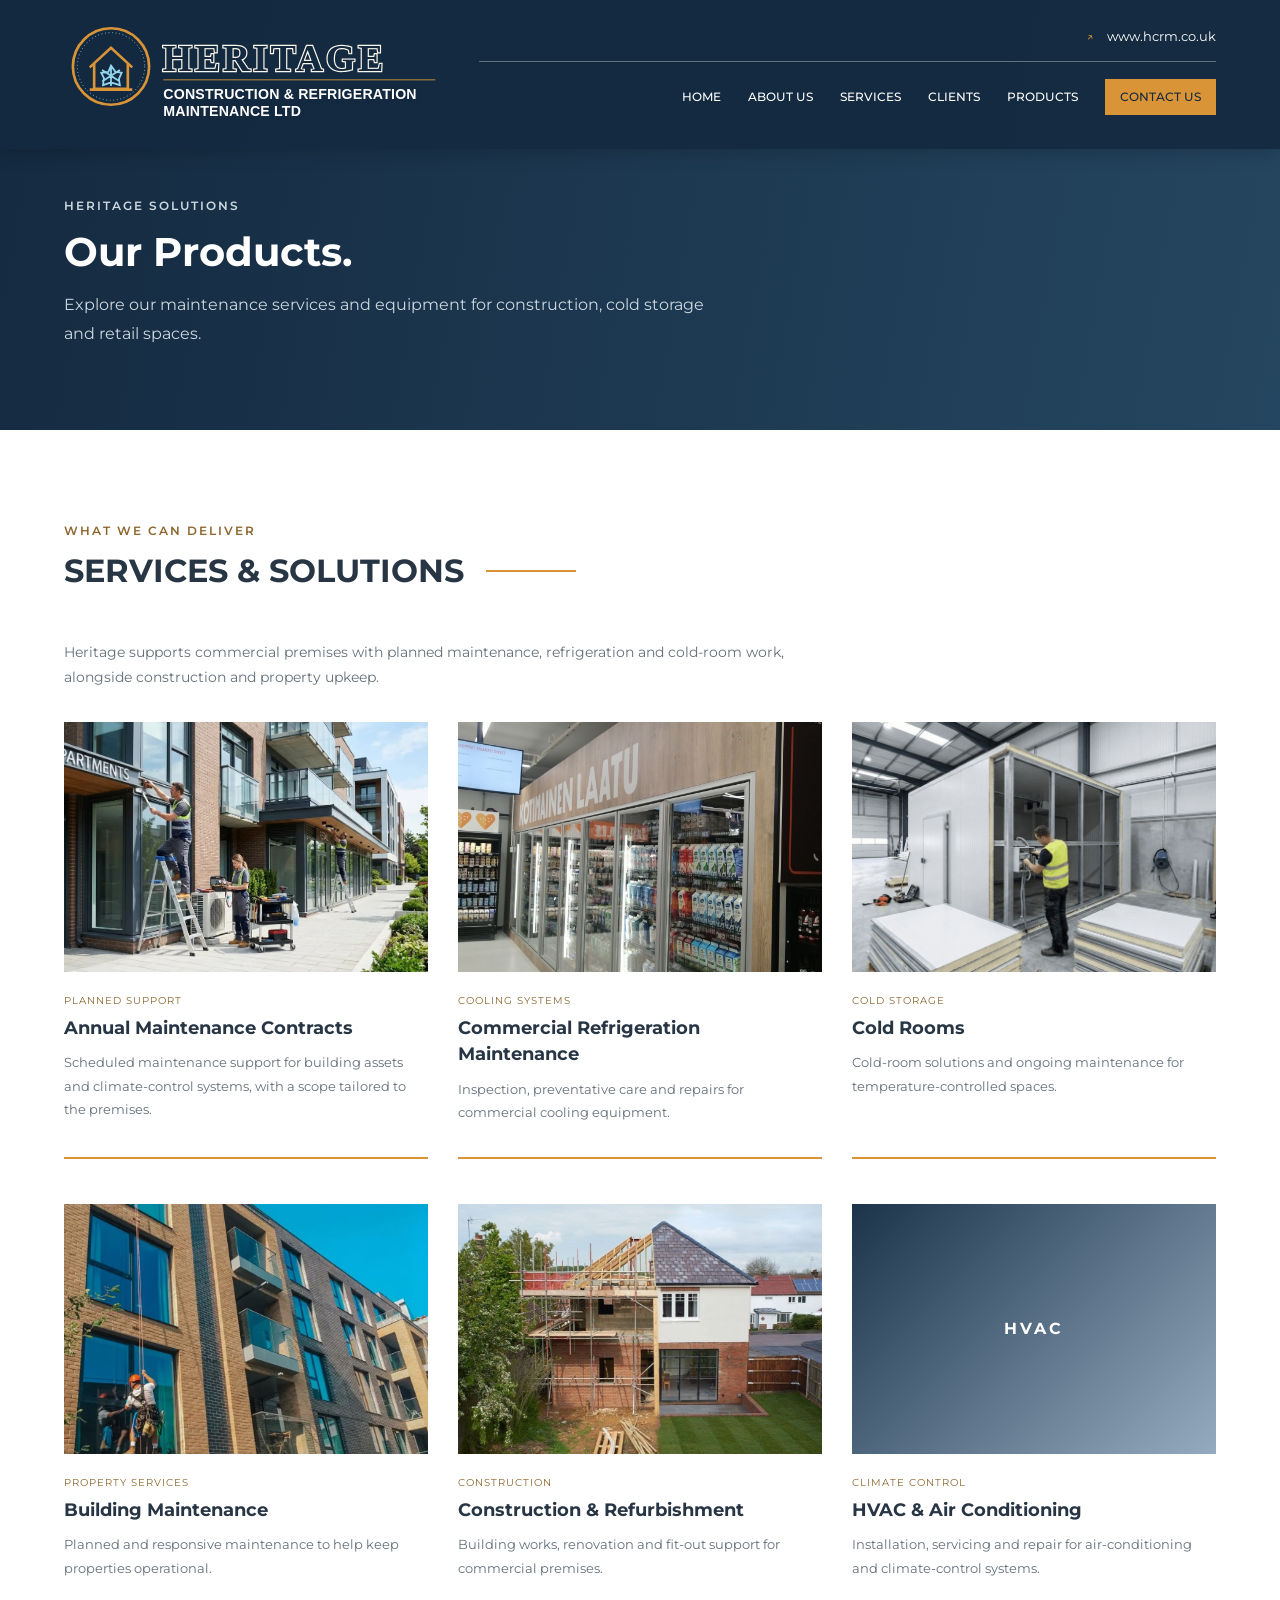
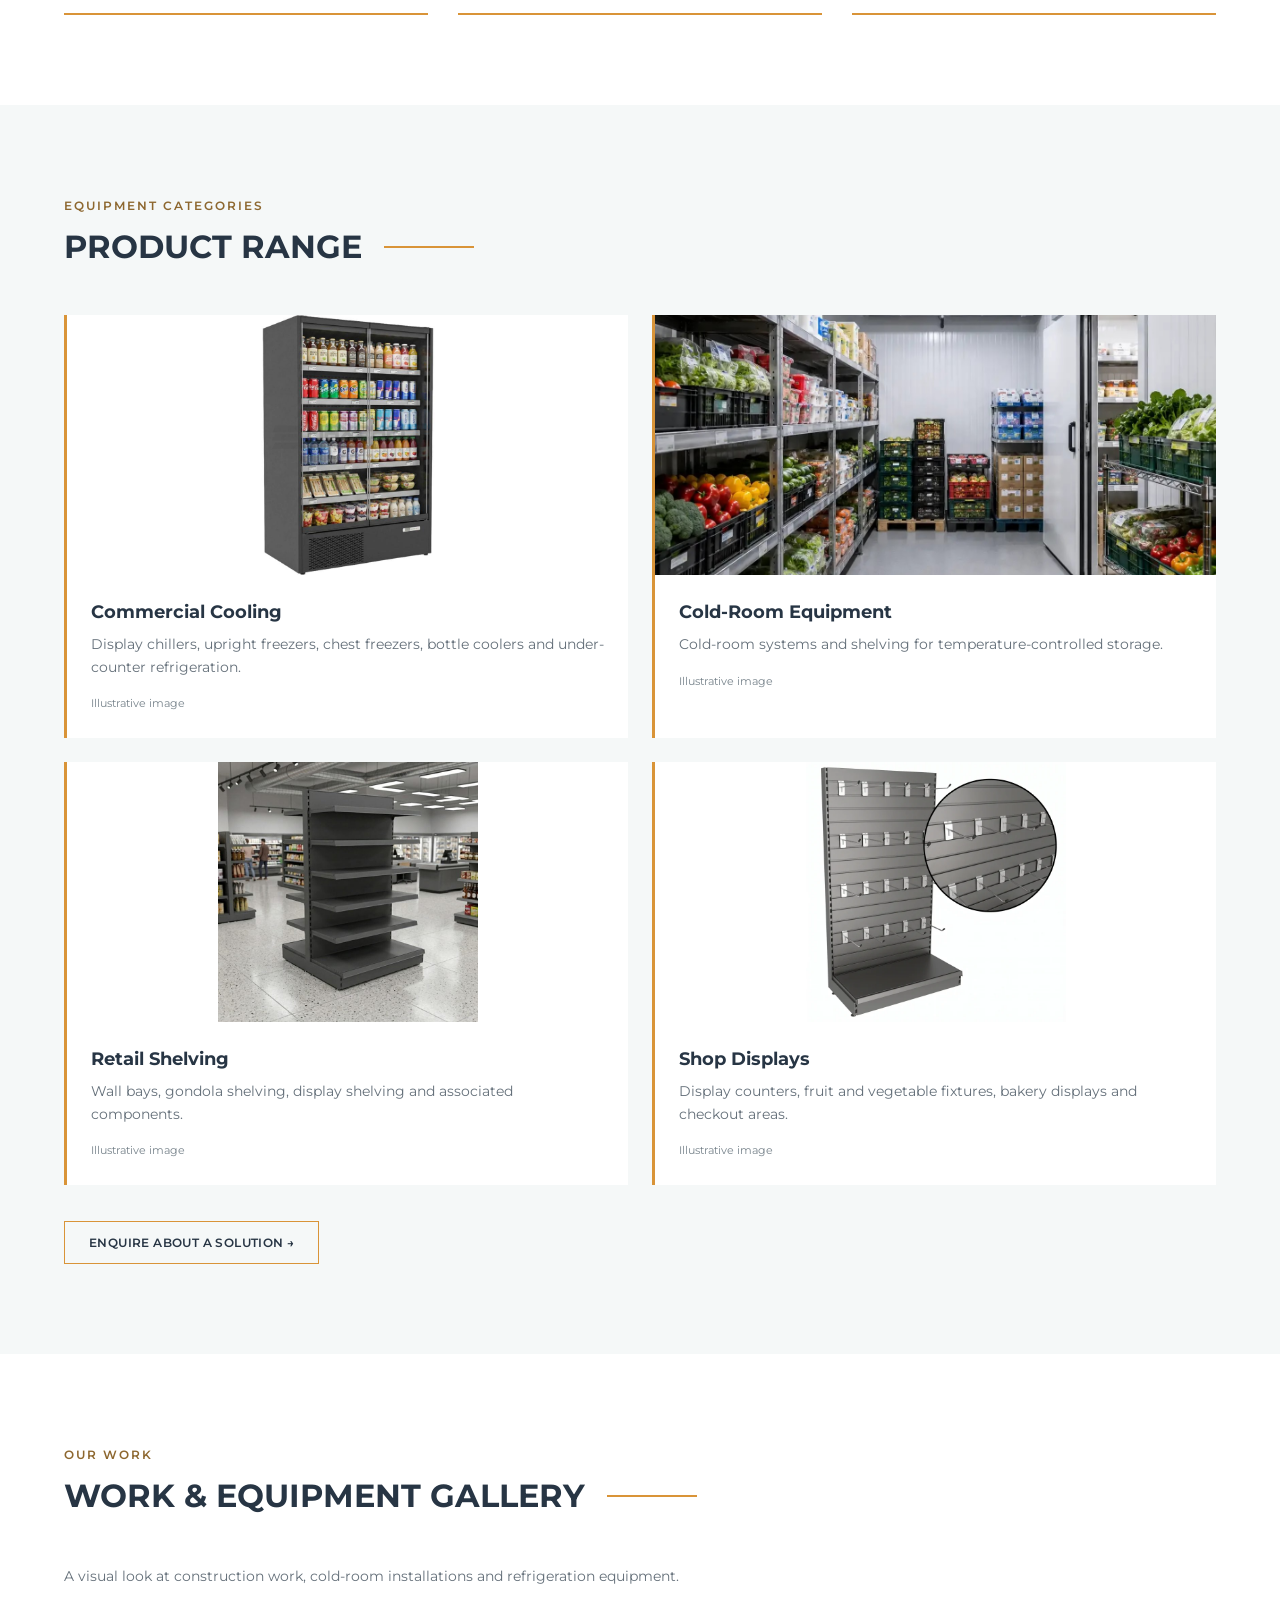
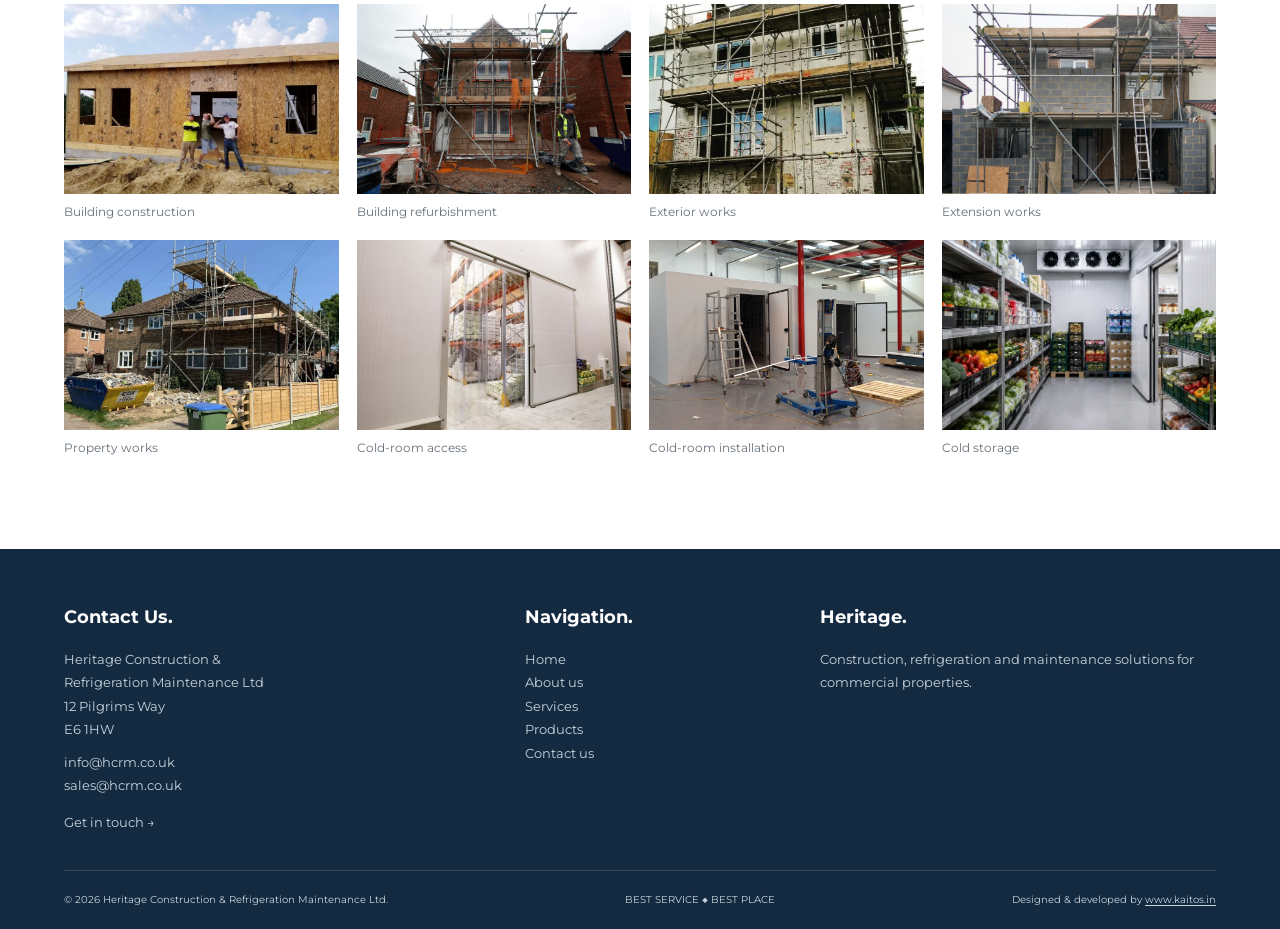
<file: projects.html>
<!doctype html>
<html lang="en-GB">
  <head>
    <meta charset="utf-8" />
    <meta name="viewport" content="width=device-width,initial-scale=1" />
    <meta
      name="description"
      content="Heritage Construction & Refrigeration Maintenance Ltd — construction, property maintenance and commercial refrigeration services."
    />
    <title>Heritage | Products</title>
    <link rel="icon" type="image/svg+xml" href="assets/logo.svg?v=3" />
    <link rel="stylesheet" href="style.css" />
    <script src="app.js" defer></script>
  </head>
  <body>
    <a class="skip" href="#main">Skip to content</a>
    <header class="header">
      <div class="wrap header-inner">
        <a class="brand" href="index.html" aria-label="Heritage home"
          ><img
            src="assets/logo.svg?v=3"
            alt="Heritage Construction & Refrigeration Maintenance Ltd"
        /></a>
        <div class="header-right">
          <span class="web"><span>↗</span> www.hcrm.co.uk</span
          ><button
            class="menu"
            aria-expanded="false"
            aria-controls="navigation"
          >
            Menu ☰
          </button>
          <nav class="nav" id="navigation" aria-label="Main navigation">
            <a href="index.html">HOME</a><a href="index.html#about">ABOUT US</a
            ><a href="index.html#services">SERVICES</a
            ><a href="index.html#clients">CLIENTS</a
            ><a href="projects.html">PRODUCTS</a
            ><a class="contact-link" href="contact.html">CONTACT US</a>
          </nav>
        </div>
      </div>
    </header>
    <main id="main">
      <section class="page-head">
        <div class="wrap">
          <p class="eyebrow">Heritage solutions</p>
          <h1>Our Products.</h1>
          <p>Explore our maintenance services and equipment for construction, cold storage and retail spaces.</p>
        </div>
      </section>
      <section class="section project-offerings"><div class="wrap"><p class="eyebrow">What we can deliver</p><div class="heading"><h2>SERVICES & SOLUTIONS</h2></div><p class="body-copy">Heritage supports commercial premises with planned maintenance, refrigeration and cold-room work, alongside construction and property upkeep.</p><div class="grid offering-grid">
        <article class="project"><img src="assets/heritage-building-maintenance.jpeg" alt="Building maintenance team working on a property exterior" loading="lazy"><small>Planned support</small><h3>Annual Maintenance Contracts</h3><p>Scheduled maintenance support for building assets and climate-control systems, with a scope tailored to the premises.</p></article>
        <article class="project"><img src="assets/Images/Services/WhatsApp Image 2026-11-05 at 9.57.33 PM.jpeg" alt="Refrigerated display cabinets in a retail store" loading="lazy"><small>Cooling systems</small><h3>Commercial Refrigeration Maintenance</h3><p>Inspection, preventative care and repairs for commercial cooling equipment.</p></article>
        <article class="project"><img src="assets/Images/Services/WhatsApp Image 2026-11-05 at 9.57.06 PM.jpeg" alt="Cold-room installation in progress" loading="lazy"><small>Cold storage</small><h3>Cold Rooms</h3><p>Cold-room solutions and ongoing maintenance for temperature-controlled spaces.</p></article>
        <article class="project"><img src="assets/heritage-about-building.jpeg" alt="Worker maintaining a building exterior" loading="lazy"><small>Property services</small><h3>Building Maintenance</h3><p>Planned and responsive maintenance to help keep properties operational.</p></article>
        <article class="project"><img src="assets/Images/Services/WhatsApp Image 2026-11-05 at 9.53.35 PM.jpeg" alt="Building construction with scaffolding" loading="lazy"><small>Construction</small><h3>Construction & Refurbishment</h3><p>Building works, renovation and fit-out support for commercial premises.</p></article>
        <article class="project"><div class="offering-art climate-art" aria-hidden="true">HVAC</div><small>Climate control</small><h3>HVAC & Air Conditioning</h3><p>Installation, servicing and repair for air-conditioning and climate-control systems.</p></article>
      </div></div></section>
      <section class="section product-range"><div class="wrap"><p class="eyebrow">Equipment categories</p><div class="heading"><h2>PRODUCT RANGE</h2></div><div class="product-list">
        <article class="product-card"><img src="assets/product-examples/display-chiller.jpg" alt="Commercial display chiller" loading="lazy"><div class="product-card-copy"><h3>Commercial Cooling</h3><p>Display chillers, upright freezers, chest freezers, bottle coolers and under-counter refrigeration.</p><small>Illustrative image</small></div></article>
        <article class="product-card"><img src="assets/Images/Services/WhatsApp Image 2026-11-05 at 9.57.45 PM.jpeg" alt="Shelving and cooling equipment inside a cold room" loading="lazy"><div class="product-card-copy"><h3>Cold-Room Equipment</h3><p>Cold-room systems and shelving for temperature-controlled storage.</p><small>Illustrative image</small></div></article>
        <article class="product-card"><img src="assets/product-examples/retail-shelving.jpg" alt="Gondola shelving for a retail shop" loading="lazy"><div class="product-card-copy"><h3>Retail Shelving</h3><p>Wall bays, gondola shelving, display shelving and associated components.</p><small>Illustrative image</small></div></article>
        <article class="product-card"><img src="assets/product-examples/shop-display.webp" alt="Slatwall unit for shop displays" loading="lazy"><div class="product-card-copy"><h3>Shop Displays</h3><p>Display counters, fruit and vegetable fixtures, bakery displays and checkout areas.</p><small>Illustrative image</small></div></article>
      </div>
      <a class="button" href="contact.html">ENQUIRE ABOUT A SOLUTION →</a></div></section>      <section class="section project-gallery"><div class="wrap"><p class="eyebrow">Our work</p><div class="heading"><h2>WORK & EQUIPMENT GALLERY</h2></div><p class="body-copy">A visual look at construction work, cold-room installations and refrigeration equipment.</p><div class="gallery-grid">
        <figure><img src="assets/Images/Services/WhatsApp Image 2026-11-05 at 9.54.37 PM.jpeg" alt="Building structure during construction" loading="lazy"><figcaption>Building construction</figcaption></figure>
        <figure><img src="assets/Images/Services/WhatsApp Image 2026-11-05 at 9.55.08 PM.jpeg" alt="Scaffolded building during refurbishment" loading="lazy"><figcaption>Building refurbishment</figcaption></figure>
        <figure><img src="assets/Images/Services/WhatsApp Image 2026-11-05 at 9.55.37 PM.jpeg" alt="Building exterior with scaffolding" loading="lazy"><figcaption>Exterior works</figcaption></figure>
        <figure><img src="assets/Images/Services/WhatsApp Image 2026-11-05 at 9.55.57 PM.jpeg" alt="Extension under construction" loading="lazy"><figcaption>Extension works</figcaption></figure>
        <figure><img src="assets/Images/Services/WhatsApp Image 2026-11-05 at 9.56.15 PM.jpeg" alt="Residential building surrounded by scaffolding" loading="lazy"><figcaption>Property works</figcaption></figure>
        <figure><img src="assets/Images/Services/WhatsApp Image 2026-11-05 at 9.56.50 PM.jpeg" alt="Cold-room doorway in a storage facility" loading="lazy"><figcaption>Cold-room access</figcaption></figure>
        <figure><img src="assets/Images/Services/WhatsApp Image 2026-11-05 at 9.57.18 PM.jpeg" alt="Cold-room units under installation" loading="lazy"><figcaption>Cold-room installation</figcaption></figure>
        <figure><img src="assets/Images/Services/WhatsApp Image 2026-11-05 at 9.57.45 PM.jpeg" alt="Cold storage room with food shelving" loading="lazy"><figcaption>Cold storage</figcaption></figure>
      </div></div></section>    </main>


    <footer class="footer">
      <div class="wrap">
        <div class="footer-grid">
          <div>
            <h3>Contact Us.</h3>
            <p>
              Heritage Construction &<br />Refrigeration Maintenance Ltd<br />12
              Pilgrims Way<br />E6 1HW
            </p>
            <div class="footer-mail"><a href="mailto:info@hcrm.co.uk">info@hcrm.co.uk</a><a href="mailto:sales@hcrm.co.uk">sales@hcrm.co.uk</a></div>
            <a href="contact.html">Get in touch →</a>
          </div>
          <div>
            <h3>Navigation.</h3>
            <a href="index.html">Home</a><a href="index.html#about">About us</a
            ><a href="index.html#services">Services</a
            ><a href="projects.html">Products</a
            ><a href="contact.html">Contact us</a>
          </div>
          <div>
            <h3>Heritage.</h3>
            <p>
              Construction, refrigeration and maintenance solutions for commercial properties.
            </p>
          </div>
        </div>
        <div class="copyright">
          <span
            >© 2026 Heritage Construction & Refrigeration Maintenance Ltd.</span
          ><span>BEST SERVICE ◆ BEST PLACE</span>
          <span class="site-credit">Designed &amp; developed by <a href="https://www.kaitos.in/" target="_blank" rel="noopener noreferrer">www.kaitos.in</a></span>
        </div>
      </div>
    </footer>
  </body>
</html>
</file>
<file: style.css>
@import url('https://fonts.googleapis.com/css2?family=Montserrat:wght@400;500;600;700&display=swap');
:root{--navy:#142a40;--gold:#d99438;--ice:#93d6ed;--ink:#273544;--paper:#faf9f6}*{box-sizing:border-box}html{scroll-behavior:smooth;scroll-padding-top:25px}body{margin:0;font-family:Montserrat,Arial,sans-serif;color:var(--ink);line-height:1.8}a{color:inherit;text-decoration:none}button,input,textarea,select{font:inherit}img{max-width:100%;display:block}button,a,input,textarea,select{outline-offset:5px}h1,h2,h3,p{margin-top:0}h1{font-size:clamp(31px,3.1vw,48px);line-height:1.35;font-weight:700}h2{font-size:32px;line-height:1.3}h3{font-size:18px;line-height:1.45}.wrap{width:min(1160px,90%);margin:auto}.header{position:absolute;z-index:10;top:35px;left:0;width:100%;color:white}.header-inner{display:flex;align-items:start;justify-content:space-between;gap:25px;padding:22px 0}.brand{width:330px;flex-shrink:0}.header-right{text-align:right;flex:1}.web{font-size:13px;border-bottom:1px solid #ffffff55;padding:3px 0 13px;display:block}.web span{color:var(--gold);margin-right:10px}.nav{display:flex;justify-content:flex-end;align-items:center;gap:27px;margin-top:17px;font-size:12px;font-weight:500;white-space:nowrap}.nav a:hover{color:var(--ice)}.nav .contact-link{background:var(--gold);padding:7px 15px;color:#142a40}.menu{display:none}.hero{min-height:740px;display:flex;align-items:center;color:white;background:linear-gradient(90deg,#10283e12,#10283e55 35%,#10283edb 65%),url('https://images.unsplash.com/photo-1504307651254-35680f356dfd?auto=format&fit=crop&w=2200&q=85') center/cover}.hero-copy{width:53%;margin-left:auto;padding:165px 0 90px}.rule{display:block;width:120px;height:3px;background:var(--gold);margin:0 0 25px -35px}.hero p{font-size:16px;max-width:580px;color:#e7ecf0}.button{display:inline-block;padding:10px 24px;border:1px solid var(--gold);font-size:12px;font-weight:600;letter-spacing:.4px;cursor:pointer;background:transparent;color:inherit;transition:.2s}.button:hover{background:var(--gold);color:var(--navy)}.hero .button{float:right;margin-top:22px}.section{padding:90px 0}.eyebrow{text-transform:uppercase;color:#8d672f;font-size:12px;font-weight:600;letter-spacing:2px;margin-bottom:9px}.heading{display:flex;align-items:center;gap:22px;margin-bottom:48px}.heading h2{margin:0}.heading:after{content:'';height:2px;width:90px;background:var(--gold)}.two{display:grid;grid-template-columns:1fr 1fr;gap:70px;align-items:center}.two img{width:100%;height:380px;object-fit:cover}.body-copy{font-size:14px;color:#65707a}.about-title{font-size:27px;line-height:1.5}.values{padding:80px 0;background:var(--navy);color:white}.values .eyebrow{color:var(--ice)}.values h2{font-size:clamp(25px,3vw,42px);letter-spacing:1px}.values p{max-width:800px;color:#c1ced7;font-size:15px;margin-bottom:0}.services{background:var(--paper)}.grid{display:grid;grid-template-columns:repeat(3,1fr);gap:30px}.service img{height:235px;width:100%;object-fit:cover;margin-bottom:26px}.service p{font-size:14px;color:#65707a}.service h3{border-left:3px solid var(--gold);padding-left:15px}.at-glance{border-top:1px solid #d7dce0;margin-top:45px;padding-top:30px}.at-glance p{font-size:14px;margin-bottom:0}.clients{text-align:center}.clients h2{font-size:21px}.client-slots{display:grid;grid-template-columns:repeat(4,1fr);gap:30px;margin-top:35px}.client-slots div{padding:30px 10px;border:1px dashed #c4cbd1;color:#7c8790;font-size:12px}.note{font-size:12px;color:#7a858e}.location{background:#e8f1f5;padding:55px 0;text-align:center}.location h2{font-size:28px;margin-bottom:8px}.location p{margin:0;font-size:12px;letter-spacing:2px}.footer{background:var(--navy);color:#c8d3dc;padding:55px 0 20px}.footer-grid{display:grid;grid-template-columns:1.2fr .7fr 1.2fr;gap:65px;font-size:13px}.footer h3{color:#fff}.footer a{display:block}.footer a:hover{color:var(--gold)}.copyright{border-top:1px solid #ffffff22;padding-top:20px;margin-top:35px;font-size:10px;display:flex;justify-content:space-between;gap:20px}.page-head{background:linear-gradient(100deg,#142a40,#254660);padding:195px 0 65px;color:white}.page-head h1{margin-bottom:12px}.page-head p{max-width:650px;color:#ccd8e0}.filters{display:flex;gap:10px;flex-wrap:wrap;margin-bottom:35px}.filter{border:1px solid #ccd4db;background:white;padding:8px 17px;cursor:pointer;font-size:12px}.filter.active{background:var(--navy);color:white;border-color:var(--navy)}.project{border-bottom:2px solid var(--gold);padding-bottom:20px}.project img{width:100%;height:250px;object-fit:cover}.project small{display:block;color:#8d672f;margin:20px 0 5px;font-size:10px;letter-spacing:1px;text-transform:uppercase}.project h3{margin-bottom:10px}.project p{font-size:13px;color:#65707a}.project[hidden]{display:none}.contact-grid{display:grid;grid-template-columns:1fr 1.3fr;gap:80px}.contact-grid h3{margin-top:28px}.form{background:var(--paper);padding:35px}.form label{display:block;font-size:12px;font-weight:600;margin-bottom:17px}.form input,.form textarea,.form select{display:block;width:100%;padding:11px;border:1px solid #c7cfd4;background:white;margin-top:7px;border-radius:0}.form textarea{resize:vertical;min-height:125px}.form .button{background:var(--navy);color:white}.form-status{font-size:13px;margin:15px 0 0;color:#315e47}.skip{position:absolute;top:-100px;background:white;color:black;padding:10px;z-index:100}.skip:focus{top:0} @media(max-width:1000px){.brand{width:260px}.nav{gap:15px;font-size:10px}.hero-copy{width:56%}.two{gap:35px}.footer-grid{gap:30px}}@media(max-width:720px){.header{top:34px}.header-inner{align-items:center;padding-top:12px}.brand{width:235px}.web{display:none}.menu{display:block;background:none;border:1px solid #ffffff66;color:white;padding:7px 12px;font-size:12px}.nav{display:none;position:absolute;left:5%;right:5%;top:90px;background:var(--navy);padding:24px;box-shadow:0 10px 30px #0004;flex-direction:column;align-items:stretch;text-align:left;font-size:13px}.nav.open{display:flex}.hero{min-height:710px;background-position:38% center;background-image:linear-gradient(#142a4077,#142a40e8),url('https://images.unsplash.com/photo-1504307651254-35680f356dfd?auto=format&fit=crop&w=1100&q=85')}.hero-copy{width:100%;padding:155px 0 65px}.hero p{font-size:14px}.rule{margin-left:0}.hero .button{float:none}.section{padding:60px 0}.two,.grid,.contact-grid,.footer-grid{grid-template-columns:1fr;gap:35px}.two img{height:300px}.heading{margin-bottom:30px}.client-slots{grid-template-columns:1fr 1fr;gap:15px}.values{padding:55px 0}.values h2{font-size:28px}.page-head{padding-top:155px}.contact-grid{gap:25px}.form{padding:25px}.copyright{display:block}.service img{height:260px}}@media(prefers-reduced-motion:reduce){html{scroll-behavior:auto}*{transition:none!important}}

/* Keep navigation visible while preserving the transparent hero header. */
html{scroll-padding-top:155px}
.header{position:fixed;top:0;background:rgba(20,42,64,.94);box-shadow:0 3px 18px #0003;transition:background-color .25s ease,box-shadow .25s ease;}
.header.scrolled{background:rgba(20,42,64,.93);box-shadow:0 3px 18px #0002;backdrop-filter:blur(8px)}
@media(max-width:720px){html{scroll-padding-top:110px}.header{top:0}}

/* Fixed scenery lets the following sections pass over it, as in the reference. */
.hero{background-attachment:fixed;background-position:center top}
#about{position:relative;background:#fff}
#services{background-color:#f4f4f1;background-image:linear-gradient(#ffffff55,#ffffff55),url('assets/architecture.svg');background-size:cover;background-position:center;background-attachment:fixed}
.clients{position:relative;background:#fff}
@media(prefers-reduced-motion:reduce),(hover:none) and (pointer:coarse){
  .hero,#services{background-attachment:scroll}
}

/* Fill the opening screen, including on taller desktop displays. */
.hero{min-height:100vh;min-height:100svh;background-size:cover}

/* Contact layout: map alongside details, with the page passing under the header. */
.contact-page .header.scrolled{background:rgba(20,42,64,.76);backdrop-filter:none}
.contact-page .contact-grid{grid-template-columns:1.25fr 1fr;gap:40px;align-items:start}
.contact-map iframe{display:block;width:100%;height:650px;border:0;background:#e8f1f5}
.contact-map>a{display:inline-block;margin-top:12px;font-size:12px;text-decoration:underline}
.contact-details .form{background:transparent;padding:18px 0 0}
.contact-details h2{font-size:27px}
.contact-details h3{margin-top:16px}
@media(max-width:720px){.contact-page .contact-grid{grid-template-columns:1fr}.contact-map iframe{height:380px}}

/* Match the map height to the simplified contact column. */
.contact-page .contact-grid{align-items:stretch;grid-template-columns:1.15fr 1fr}
.contact-map{position:relative;min-height:480px}
.contact-map iframe{position:absolute;inset:0;height:100%;width:100%}
.contact-details h2{font-size:25px;line-height:1.5;margin-bottom:18px}
.contact-details .form{padding-top:5px}
.contact-details .form h3{font-size:26px;font-weight:500;margin:0 0 18px}
.contact-details .form-status:empty{display:none}
@media(max-width:720px){.contact-page .contact-grid{grid-template-columns:1fr}.contact-map{min-height:360px}.contact-map iframe{height:100%}}

/* Reuse the Home photograph in the shorter Contact banner. */
.contact-page .page-head{background:linear-gradient(90deg,rgba(20,42,64,.78),rgba(20,42,64,.35)),url('https://images.unsplash.com/photo-1504307651254-35680f356dfd?auto=format&fit=crop&w=2200&q=85') center 45%/cover no-repeat;background-attachment:scroll}
.contact-page .page-head .eyebrow{color:var(--ice)}

/* A lighter translucent header lets the page remain visible underneath. */
.header.scrolled,.contact-page .header.scrolled{background:rgba(20,42,64,.94);backdrop-filter:none;-webkit-backdrop-filter:none;box-shadow:0 3px 18px #0003}

/* Client logos keep their original proportions and colours. */
.client-track{display:flex;gap:24px;overflow-x:auto;scroll-snap-type:x mandatory;list-style:none;padding:12px 0 20px;margin:28px 0 0;scrollbar-width:thin;scrollbar-color:#d99438 #edf0f2}
.client-card{flex:0 0 calc((100% - 72px)/4);height:180px;display:flex;align-items:center;justify-content:center;scroll-snap-align:start;border:1px solid #e4e8eb;border-radius:4px;background:#fff;padding:14px}
.client-card img{width:auto;height:auto;max-width:100%;max-height:150px;object-fit:contain}
.client-controls{display:flex;justify-content:center;align-items:center;gap:16px;margin-top:22px}
.client-controls button{border:1px solid #d6dde3;background:white;color:var(--navy);cursor:pointer;padding:8px 16px;min-height:44px}
.client-controls button:hover{border-color:var(--gold);background:#faf6ef}
.client-play{font-size:12px;min-width:145px}
@media(max-width:900px){.client-card{flex-basis:calc((100% - 48px)/3)}}
@media(max-width:600px){.client-track{gap:16px}.client-card{flex-basis:calc((100% - 16px)/2);height:150px;padding:10px}.client-card img{max-height:125px}}

.client-carousel{position:relative;padding:0 44px}.client-track{scrollbar-width:none;scroll-snap-type:none}.client-track::-webkit-scrollbar{display:none}.client-arrow{position:absolute;top:50%;transform:translateY(-50%);z-index:1;border:1px solid #d6dde3;background:#fff;color:var(--navy);width:38px;height:46px;cursor:pointer}.client-prev{left:0}.client-next{right:0}.client-arrow:hover{border-color:var(--gold);background:#faf6ef}

.client-arrow,.client-arrow:hover{border:0;background:transparent;box-shadow:none}
.client-arrow{font-size:27px}


/* Keep the full company name legible against the Home photograph. */
.header:not(.scrolled) .brand{background:linear-gradient(90deg,rgba(20,42,64,.62),rgba(20,42,64,0));padding:10px 16px 10px 0;border-radius:3px}


.brand{width:390px}
@media(max-width:1000px){.brand{width:295px}}
@media(max-width:720px){.brand{width:245px}}
.header:not(.scrolled) .brand{background:linear-gradient(90deg,rgba(20,42,64,.86),rgba(20,42,64,.30));padding:12px 18px 12px 8px}


/* Show the bold Heritage mark directly over the photo. */
.header:not(.scrolled) .brand{background:none;padding:0}


/* Heritage construction photograph used on Home and Contact. */
.hero{background-image:linear-gradient(90deg,rgba(20,42,64,.38),rgba(20,42,64,.78)),url('assets/heritage-construction-site.jpeg');background-position:center center}
.contact-page .page-head{background-image:linear-gradient(90deg,rgba(20,42,64,.70),rgba(20,42,64,.42)),url('assets/heritage-construction-site.jpeg');background-position:center 45%}
@media(max-width:720px){.hero{background-image:linear-gradient(rgba(20,42,64,.48),rgba(20,42,64,.85)),url('assets/heritage-construction-site.jpeg');background-position:52% center}}


.project-offerings .body-copy,.product-range .body-copy{max-width:780px;margin-bottom:32px}.offering-grid{row-gap:45px}.offering-art{height:250px;display:grid;place-items:center;background:linear-gradient(135deg,#193b54,#8cbed2);color:#fff;letter-spacing:3px;font-weight:700}.room-art{background:linear-gradient(135deg,#22546a,#b5d8df)}.climate-art{background:linear-gradient(135deg,#1b344a,#95abc0)}.product-range{background:#f5f8f8}.product-list{display:grid;grid-template-columns:repeat(2,1fr);gap:24px;margin-bottom:36px}.product-list>div{background:#fff;border-left:3px solid var(--gold);padding:24px}.product-list h3{margin-bottom:8px}.product-list p{font-size:14px;color:#65707a;margin:0}@media(max-width:720px){.product-list{grid-template-columns:1fr}}


.gallery-grid{display:grid;grid-template-columns:repeat(4,1fr);gap:18px}.gallery-grid figure{margin:0}.gallery-grid img{width:100%;height:190px;object-fit:cover}.gallery-grid figcaption{font-size:12px;color:#65707a;margin-top:7px}@media(max-width:900px){.gallery-grid{grid-template-columns:repeat(2,1fr)}}@media(max-width:560px){.gallery-grid{grid-template-columns:1fr 1fr;gap:10px}.gallery-grid img{height:135px}}


.product-examples{display:grid;grid-template-columns:repeat(2,minmax(0,1fr));gap:24px;margin:0 0 36px}.product-examples figure{margin:0;background:#fff}.product-examples img{display:block;width:100%;height:320px;object-fit:contain;padding:20px;box-sizing:border-box}.product-examples figcaption{display:flex;justify-content:space-between;gap:12px;padding:0 24px 22px;font-weight:700}.product-examples figcaption span{font-size:12px;font-weight:400;color:#65707a}.product-examples a{color:inherit;text-decoration:underline}@media(max-width:720px){.product-examples{grid-template-columns:1fr}.product-examples img{height:260px}.product-examples figcaption{flex-wrap:wrap}}

.product-examples .photo{object-fit:cover;padding:0}

.product-list{align-items:stretch}.product-list .product-card{padding:0;overflow:hidden}.product-card>img{display:block;width:100%;height:260px;object-fit:contain;background:#fff}.product-card:nth-child(2)>img{object-fit:cover}.product-card-copy{padding:24px}.product-card-copy small{display:block;margin-top:16px;color:#77838b;font-size:11px}.product-card-copy p{line-height:1.6}

.product-list .product-card{background:#fff;border-left:3px solid var(--gold)}

/* Service descriptions: three lines with an ellipsis, expanded on click. */
.services .intro{font-size:14px;color:#65707a;margin:-28px 0 34px}
.service-text{font-size:14px;color:#65707a;display:-webkit-box;-webkit-box-orient:vertical;-webkit-line-clamp:3;line-clamp:3;overflow:hidden;cursor:pointer}
.service-text p{margin-bottom:10px}
.service:not(.open) .service-text p{display:inline;margin:0}
.service.open .service-text{display:block;cursor:auto}
.service .more{background:none;border:0;padding:0;color:#8d672f;font-size:12px;font-weight:600;letter-spacing:.4px;cursor:pointer}
.service .more:hover{color:var(--navy)}

/* Product categories: an overview grid below the services. */
.products{background:#fff}
.products .intro{font-size:14px;color:#65707a;margin:-28px 0 34px}
.product-grid{list-style:none;margin:0;padding:0;display:grid;grid-template-columns:repeat(4,1fr);gap:24px}
.product{background:var(--paper);border-top:3px solid var(--gold);padding:28px 24px 26px}
.product svg{width:44px;height:44px;color:var(--navy);margin-bottom:16px}
.product h3{font-size:15px;letter-spacing:.5px;margin-bottom:8px}
.product p{font-size:13px;line-height:1.7;color:#65707a;margin:0}
.product-cta{background:var(--navy);color:#fff;border-top-color:var(--ice);display:flex;flex-direction:column;justify-content:center}
.product-cta p{color:#c8d3dc;margin-bottom:18px}
.product-cta .button{align-self:flex-start}
@media(max-width:1000px){.product-grid{grid-template-columns:repeat(2,1fr)}}
@media(max-width:480px){.product-grid{gap:12px}.product{padding:20px 16px}.product h3{font-size:13px}.product p{font-size:12px}.product svg{width:36px;height:36px;margin-bottom:12px}}

/* Refrigeration and cooling lead: hero photo, featured service card. */
.hero{background-image:linear-gradient(90deg,#10283e30,#10283e66 35%,#10283ee0 65%),url('https://images.unsplash.com/photo-1698479603408-1a66a6d9e80f?auto=format&fit=crop&w=2200&q=85')}
.hero-tag{display:inline-block;color:var(--ice)!important;font-size:12px!important;font-weight:600;letter-spacing:2px;text-transform:uppercase;margin-bottom:10px}
.service-grid{grid-template-columns:repeat(2,1fr)}
.service.featured{grid-column:1/-1;display:grid;grid-template-columns:1.15fr 1fr;background:var(--navy);color:#fff;border-top:3px solid var(--ice)}
.service.featured img{contain:size;height:100%;min-height:360px;margin:0}
.service-body{padding:36px 40px 34px}
.service.featured h3{font-size:24px;border-left-color:var(--ice)}
.service.featured .service-text{color:#c8d3dc;font-size:15px;-webkit-line-clamp:5;line-clamp:5}
.service.featured .service-text p{color:#c8d3dc}
.service.featured .more{color:var(--ice)}
.service.featured .more:hover{color:#fff}
.at-glance strong{font-weight:600;color:var(--navy)}
@media(max-width:720px){
  .hero{background-image:linear-gradient(#142a4088,#142a40e8),url('https://images.unsplash.com/photo-1698479603408-1a66a6d9e80f?auto=format&fit=crop&w=1100&q=85')}
  .service-grid,.service.featured{grid-template-columns:1fr}
  .service.featured img{min-height:0;height:240px}
  .service-body{padding:26px 22px 28px}
  .service.featured h3{font-size:20px}
}

/* Email addresses in the footer and on the contact page. */
.footer-mail{margin:-4px 0 14px}
.footer-mail a{overflow-wrap:anywhere}
.contact-emails{list-style:none;margin:0 0 22px;padding:0;font-size:14px}
.contact-emails li{display:flex;flex-wrap:wrap;gap:2px 12px;padding:5px 0}
.contact-emails span{min-width:140px;color:#65707a}
.contact-emails a{color:var(--navy);font-weight:600;text-decoration:underline;text-decoration-color:var(--gold);text-underline-offset:3px;overflow-wrap:anywhere}
@media(max-width:720px){.copyright span{display:block}.copyright span+span{margin-top:6px}}

.form-status[data-state="error"]{color:#9a2e2e}.form-status[data-state="pending"]{color:#465c70}.form .button:disabled{opacity:.6;cursor:wait}

.copyright .site-credit a{display:inline;text-decoration:underline;text-underline-offset:2px}
</file>
